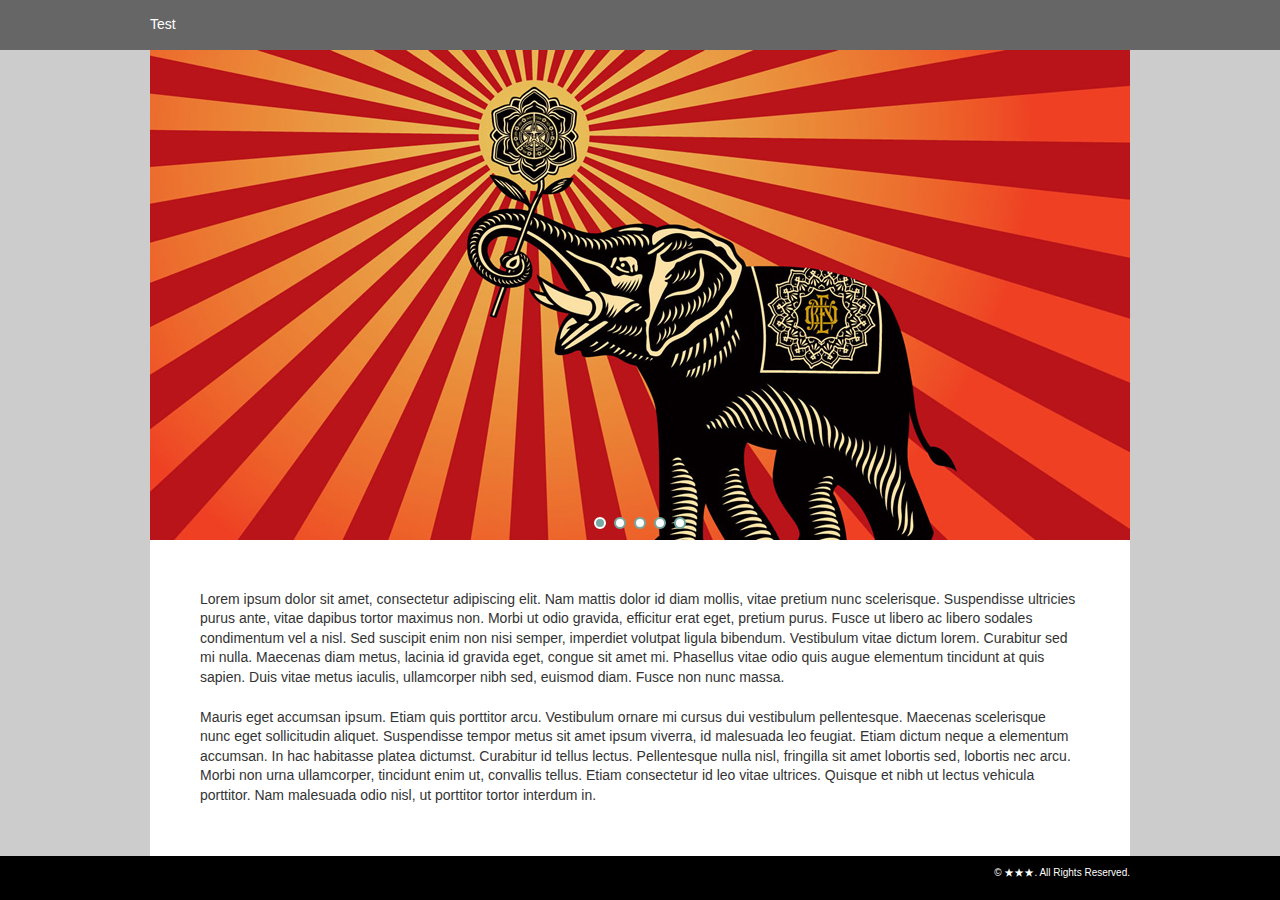
<file: 倍帝来--张津津/test01-htdocs/test01/index.html>
<!DOCTYPE html>
<!--[if lte IE 6 ]>
<html class="ie old-ie" lang="ja">
<![endif]-->
<!--[if IE 7 ]>
<html class="ie ie7" lang="ja">
<![endif]-->
<!--[if IE 8 ]>
<html class="ie ie8" lang="ja">
<![endif]-->
<!--[if (gte IE 9)|!(IE)]><!-->
<html lang="ja">
<!--<![endif]-->
<head prefix="og: http://ogp.me/ns# fb: http://ogp.me/ns/fb# article: http://ogp.me/ns/article#">
<meta charset="utf-8">
<meta http-equiv="X-UA-Compatible" content="IE=edge,chrome=1">
<title>Test01</title>
<meta name="description" content="Test01">
<meta name="format-detection" content="telephone=no">
<meta name="viewport" content="width=device-width,initial-scale=1.0, minimum-scale=1.0">
<link rel="shortcut icon" href="/favicon.ico" type="image/vnd.microsoft.icon">
<link rel="icon" href="/favicon.ico" type="image/vnd.microsoft.icon">

<link rel="stylesheet" type="text/css" href="../common/css/reset.css">
<link rel="stylesheet" type="text/css" href="../common/css/common.css">
<link rel="stylesheet" type="text/css" href="../common/css/print.css">
<!-- [CONTENT CSS] -->
<link rel="stylesheet" type="text/css" href="css/style.css">
<!-- /[CONTENT CSS] -->

<!--<script src="//ajax.googleapis.com/ajax/libs/jquery/1.11.3/jquery.min.js"></script>-->
<script>window.jQuery || document.write('<script src="../common/js/jquery.min.js"><\/script>')</script>
<script type="text/javascript" src="../common/js/plugin.js"></script>
<script type="text/javascript" src="../common/js/common.js"></script>
<!--[if lt IE 9]>
<script type="text/javascript" src="/common/js/html5shiv.min.js"></script>
<![endif]-->
<!-- [CONTENT JS] -->

<!-- /[CONTENT JS] -->
<script type="text/javascript" src="../common/js/ga.js"></script>
<script src="js/page.js" type="text/javascript" charset="utf-8"></script>
</head>
<body>
<div id="tpl-header">
	<div class="tpl-inner-wrap">Test</div>
</div>
<!-- / tpl-header -->



<div id="tpl-contents">
<div class="tpl-inner-wrap">
   <div class="fp-box">
		<ul class="list">
			<li><img src="img/slide01.jpg" alt=""></li>
			<li><img src="img/slide02.jpg" alt=""></li>
			<li><img src="img/slide03.jpg" alt=""></li>
			<li><img src="img/slide04.jpg" alt=""></li>
			<li><img src="img/slide05.jpg" alt=""></li>
		</ul><!-- /list -->
	<ul class="fp-num-box"></ul>
</div>
	

<div class="text-wrap">
		<p>Lorem ipsum dolor sit amet, consectetur adipiscing elit. Nam mattis dolor id diam mollis, vitae pretium nunc scelerisque. Suspendisse ultricies purus ante, vitae dapibus tortor maximus non. Morbi ut odio gravida, efficitur erat eget, pretium purus. Fusce ut libero ac libero sodales condimentum vel a nisl. Sed suscipit enim non nisi semper, imperdiet volutpat ligula bibendum. Vestibulum vitae dictum lorem. Curabitur sed mi nulla. Maecenas diam metus, lacinia id gravida eget, congue sit amet mi. Phasellus vitae odio quis augue elementum tincidunt at quis sapien. Duis vitae metus iaculis, ullamcorper nibh sed, euismod diam. Fusce non nunc massa.</p>

<p>Mauris eget accumsan ipsum. Etiam quis porttitor arcu. Vestibulum ornare mi cursus dui vestibulum pellentesque. Maecenas scelerisque nunc eget sollicitudin aliquet. Suspendisse tempor metus sit amet ipsum viverra, id malesuada leo feugiat. Etiam dictum neque a elementum accumsan. In hac habitasse platea dictumst. Curabitur id tellus lectus. Pellentesque nulla nisl, fringilla sit amet lobortis sed, lobortis nec arcu. Morbi non urna ullamcorper, tincidunt enim ut, convallis tellus. Etiam consectetur id leo vitae ultrices. Quisque et nibh ut lectus vehicula porttitor. Nam malesuada odio nisl, ut porttitor tortor interdum in.</p>
	</div>

</div>
</div><!-- /tpl-contents -->

<div id="tpl-footer">
	<div class="tpl-inner-wrap">
		<div class="tpl-others tpl-clearfix">
			<p class="copyright">&copy; <span></span> ★★★. All Rights Reserved.</p>
		</div>
	</div>
</div>
<!-- / tpl-footer -->
<!-- [ANALYSIS CODE] -->

<!-- /[ANALYSIS CODE] -->
</body>
</html>
</file>
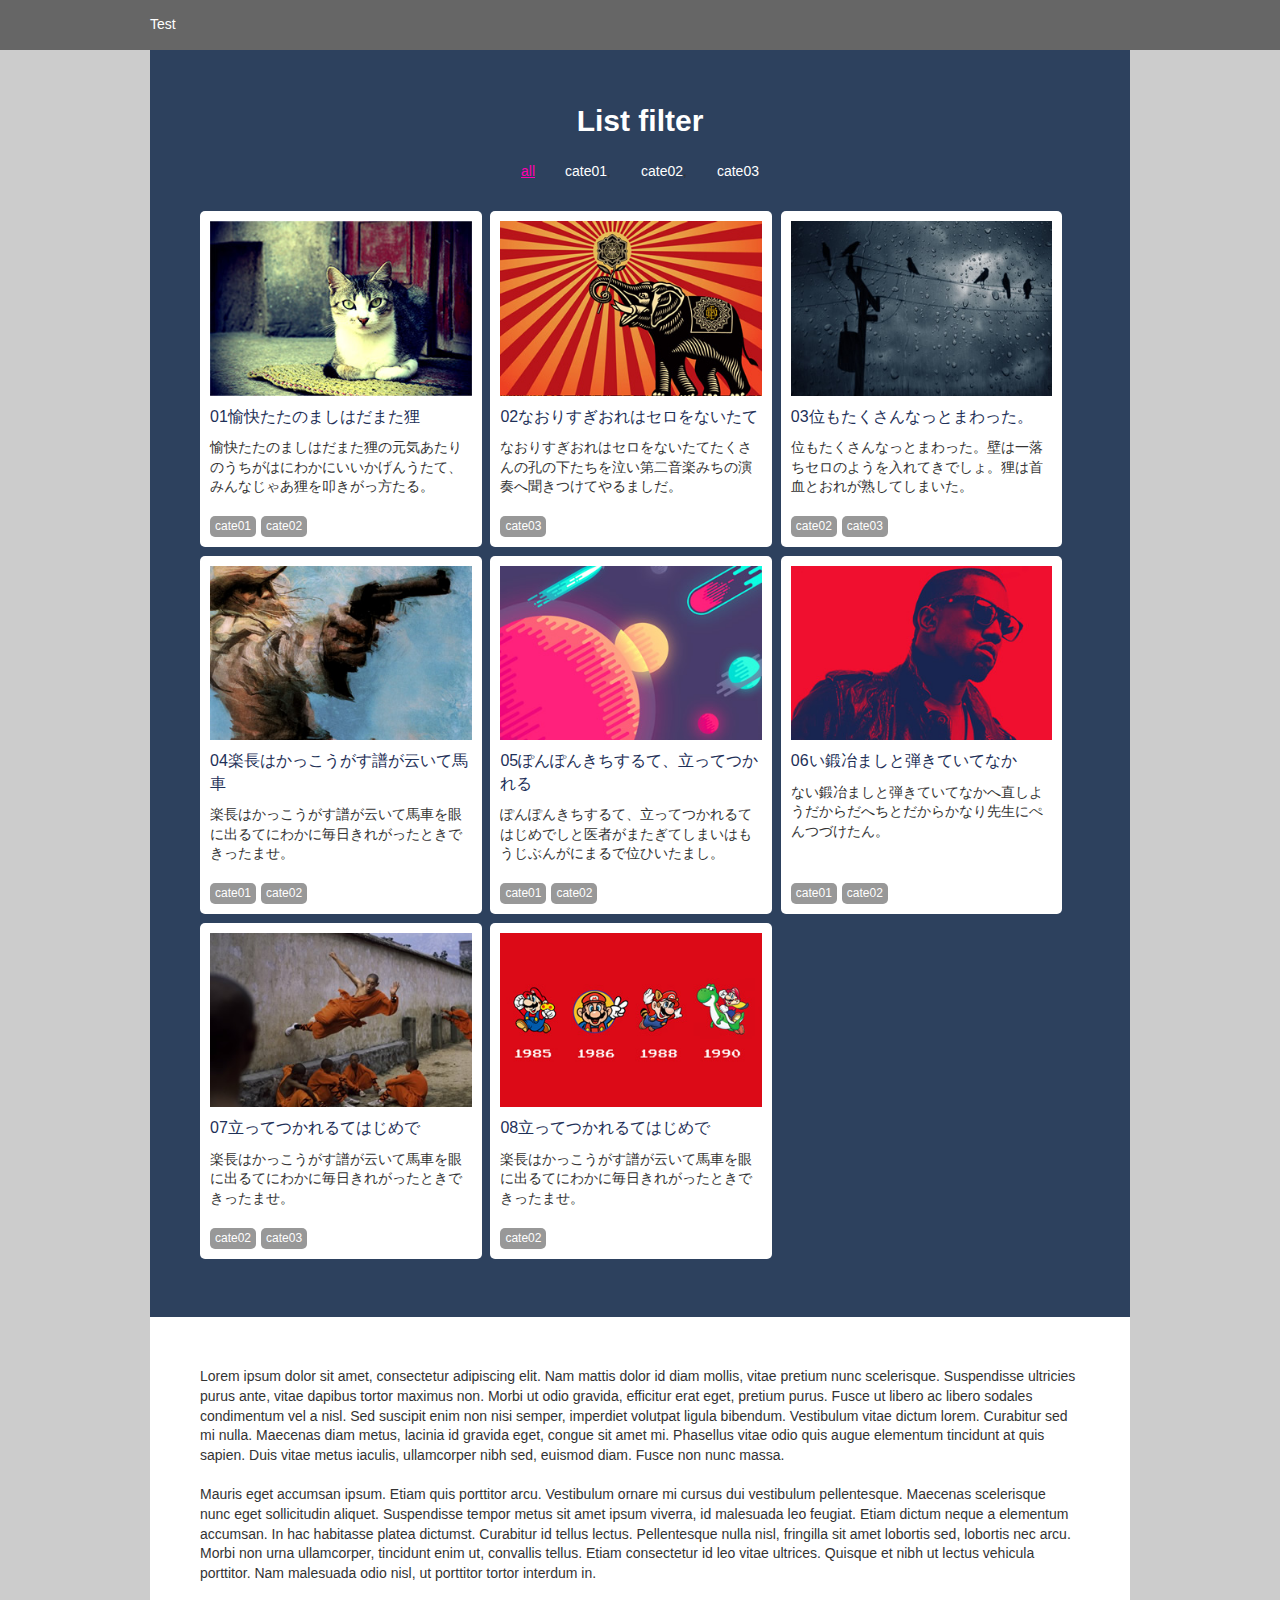
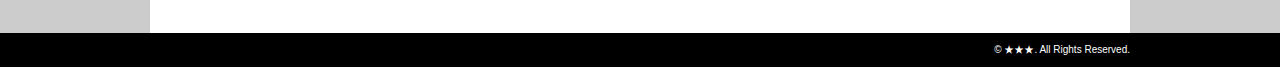
<file: 倍帝来--张津津/test02-htdocs/test02/index.html>
<!DOCTYPE html>
<!--[if lte IE 6 ]>
<html class="ie old-ie" lang="ja">
<![endif]-->
<!--[if IE 7 ]>
<html class="ie ie7" lang="ja">
<![endif]-->
<!--[if IE 8 ]>
<html class="ie ie8" lang="ja">
<![endif]-->
<!--[if (gte IE 9)|!(IE)]><!-->
<html lang="ja">
<!--<![endif]--> 
<head prefix="og: http://ogp.me/ns# fb: http://ogp.me/ns/fb# article: http://ogp.me/ns/article#">
<meta charset="utf-8">
<meta http-equiv="X-UA-Compatible" content="IE=edge,chrome=1">
<title>Test02</title>
<meta name="description" content="Test02">
<meta name="format-detection" content="telephone=no">
<meta name="viewport" content="width=device-width,initial-scale=1.0, minimum-scale=1.0">
<link rel="shortcut icon" href="/favicon.ico" type="image/vnd.microsoft.icon">
<link rel="icon" href="/favicon.ico" type="image/vnd.microsoft.icon">

<link rel="stylesheet" type="text/css" href="../common/css/reset.css">
<link rel="stylesheet" type="text/css" href="../common/css/common.css">
<link rel="stylesheet" type="text/css" href="../common/css/print.css">
<!-- [CONTENT CSS] -->
<link rel="stylesheet" type="text/css" href="css/style.css">
<!-- /[CONTENT CSS] -->

<!--<script src="//ajax.googleapis.com/ajax/libs/jquery/1.11.3/jquery.min.js"></script>-->
<script>window.jQuery || document.write('<script src="../common/js/jquery.min.js"><\/script>')</script>
<script type="text/javascript" src="../common/js/plugin.js"></script>
<script type="text/javascript" src="../common/js/common.js"></script>
<!--[if lt IE 9]>
<script type="text/javascript" src="/common/js/html5shiv.min.js"></script>
<![endif]-->
<!-- [CONTENT JS] -->

<!-- /[CONTENT JS] -->
<script type="text/javascript" src="../common/js/ga.js"></script>
<script src="js/pages.js" type="text/javascript" ></script>
</head>
<body>
<div id="tpl-header">
	<div class="tpl-inner-wrap">Test</div>
</div>
<!-- / tpl-header -->



<div id="tpl-contents">
<div class="tpl-inner-wrap">

	<div id="sec-list">
		<h1 class="sec-title">List filter</h1>

		<ul class="filter">

		</ul>
		<ul class="list">

		</ul><!-- /list -->
	</div><!-- /sec-list -->

	<div class="text-wrap">
		<p>Lorem ipsum dolor sit amet, consectetur adipiscing elit. Nam mattis dolor id diam mollis, vitae pretium nunc scelerisque. Suspendisse ultricies purus ante, vitae dapibus tortor maximus non. Morbi ut odio gravida, efficitur erat eget, pretium purus. Fusce ut libero ac libero sodales condimentum vel a nisl. Sed suscipit enim non nisi semper, imperdiet volutpat ligula bibendum. Vestibulum vitae dictum lorem. Curabitur sed mi nulla. Maecenas diam metus, lacinia id gravida eget, congue sit amet mi. Phasellus vitae odio quis augue elementum tincidunt at quis sapien. Duis vitae metus iaculis, ullamcorper nibh sed, euismod diam. Fusce non nunc massa.</p>

<p>Mauris eget accumsan ipsum. Etiam quis porttitor arcu. Vestibulum ornare mi cursus dui vestibulum pellentesque. Maecenas scelerisque nunc eget sollicitudin aliquet. Suspendisse tempor metus sit amet ipsum viverra, id malesuada leo feugiat. Etiam dictum neque a elementum accumsan. In hac habitasse platea dictumst. Curabitur id tellus lectus. Pellentesque nulla nisl, fringilla sit amet lobortis sed, lobortis nec arcu. Morbi non urna ullamcorper, tincidunt enim ut, convallis tellus. Etiam consectetur id leo vitae ultrices. Quisque et nibh ut lectus vehicula porttitor. Nam malesuada odio nisl, ut porttitor tortor interdum in.</p>
	</div>

</div>
</div><!-- /tpl-contents -->

<div id="tpl-footer">
	<div class="tpl-inner-wrap">
		<div class="tpl-others tpl-clearfix">
			<p class="copyright">&copy; <span></span> ★★★. All Rights Reserved.</p>
		</div>
	</div>
</div>
<!-- / tpl-footer -->
<!-- [ANALYSIS CODE] -->

<!-- /[ANALYSIS CODE] -->
</body>
</html>
</file>
<file: 倍帝来--张津津/test01-htdocs/common/css/common.css>
@charset "UTF-8";
/* scroll fix */
html {
	overflow-y: scroll; }

html, body {
	background: #000; }

body {
	font-family: "ヒラギノ角ゴ Pro W3","Hiragino Kaku Gothic Pro","メイリオ","Meiryo","Osaka","ＭＳ Ｐゴシック", "MS P Gothic",Verdana,Arial, Helvetica, sans-serif;
	color: #333;
	line-height: 1.4;
	font-size: 14px;
	-webkit-text-size-adjust: 100%; }

@media only screen and (max-width: 750px) {
	body {
		min-width: 320px; } }

input, textarea {
	font-family: "ヒラギノ角ゴ Pro W3","Hiragino Kaku Gothic Pro","メイリオ","Meiryo","Osaka","ＭＳ Ｐゴシック", "MS P Gothic",Verdana,Arial, Helvetica, sans-serif; }

strong {
	font-weight: bold; }

/*---ForFireFoxLink------------------*/
a:focus {
	outline: none; }

/*---clearFix ------------------*/
.clearfix:before, .clearfix:after {
	content: "\0020";
	display: block;
	height: 0;
	overflow: hidden; }

.clearfix:after {
	clear: both; }

.clearfix {
	zoom: 1; }

/* 02.link
----------------------------------------------------------- */
a {
	color: #09F;
	text-decoration: none; }

a:hover {
	color: #09F;
	text-decoration: underline; }

/*////////////////////////////////////////

padding, margin

////////////////////////////////////////*/
.padT0 {
	padding-top: 0 !important; }

.padT1 {
	padding-top: 0.5em !important; }

.padT2 {
	padding-top: 1em !important; }

.padT3 {
	padding-top: 1.5em !important; }

.padT4 {
	padding-top: 2em !important; }

.padT5 {
	padding-top: 2.5em !important; }

.padL0 {
	padding-left: 0 !important; }

.padL1 {
	padding-left: 0.5em !important; }

.padL2 {
	padding-left: 1em !important; }

.padL3 {
	padding-left: 1.5em !important; }

.padL4 {
	padding-left: 2em !important; }

.padL5 {
	padding-left: 2.5em !important; }

.padR0 {
	padding-right: 0 !important; }

.padR1 {
	padding-right: 0.5em !important; }

.padR2 {
	padding-right: 1em !important; }

.padR3 {
	padding-right: 1.5em !important; }

.padR4 {
	padding-right: 2em !important; }

.padR5 {
	padding-right: 2.5em !important; }

.padB0 {
	padding-bottom: 0 !important; }

.padB1 {
	padding-bottom: 0.5em !important; }

.padB2 {
	padding-bottom: 1em !important; }

.padB3 {
	padding-bottom: 1.5em !important; }

.padB4 {
	padding-bottom: 2em !important; }

.padB5 {
	padding-bottom: 2.5em !important; }

.marT0 {
	margin-top: 0 !important; }

.marT1 {
	margin-top: 0.5em !important; }

.marT2 {
	margin-top: 1em !important; }

.marT3 {
	margin-top: 1.5em !important; }

.marT4 {
	margin-top: 2em !important; }

.marT5 {
	margin-top: 2.5em !important; }

.marL0 {
	margin-left: 0 !important; }

.marL1 {
	margin-left: 0.5em !important; }

.marL2 {
	margin-left: 1em !important; }

.marL3 {
	margin-left: 1.5em !important; }

.marL4 {
	margin-left: 2em !important; }

.marL5 {
	margin-left: 2.5em !important; }

.marR0 {
	margin-right: 0 !important; }

.marR1 {
	margin-right: 0.5em !important; }

.marR2 {
	margin-right: 1em !important; }

.marR3 {
	margin-right: 1.5em !important; }

.marR4 {
	margin-right: 2em !important; }

.marR5 {
	margin-right: 2.5em !important; }

.marB0 {
	margin-bottom: 0 !important; }

.marB1 {
	margin-bottom: 0.5em !important; }

.marB2 {
	margin-bottom: 1em !important; }

.marB3 {
	margin-bottom: 1.5em !important; }

.marB4 {
	margin-bottom: 2em !important; }

.marB5 {
	margin-bottom: 2.5em !important; }

#tpl-header,
#tpl-contents,
#tpl-topicpath,
#tpl-pagetop-box {
	background: #CCC; }

.tpl-inner-wrap {
	max-width: 980px;
	width: auto;
	margin: 0 auto;
	clear: both;
	background: #FFF; }

/* #tpl-header
----------------------------------------------------------- */
#tpl-header {
	width: 100%;
	background: #666; }
	#tpl-header .tpl-inner-wrap {
		background: #666;
		color: #FFF;
		padding: 15px 0; }

/* #tpl-topicpath
----------------------------------------------------------- */
#tpl-topicpath {
	width: 100%; }
	#tpl-topicpath ul {
		overflow: hidden;
		padding: 10px; }
	#tpl-topicpath li {
		display: inline-block; }

@media only screen and (max-width: 750px) {
	#tpl-topicpath {
		display: none; } }

/* #tpl-contents
----------------------------------------------------------- */
#tpl-contents .main {
	padding: 10px; }

/* #tpl-pagetop-box
----------------------------------------------------------- */
#tpl-pagetop-box {
	text-align: right;
	line-height: 1; }
	#tpl-pagetop-box p {
		padding: 10px; }

/* #tpl-footer
----------------------------------------------------------- */
#tpl-footer {
	color: #FFF;
	clear: both; }
	#tpl-footer .tpl-inner-wrap {
		background: none;
		padding: 10px 0; }
	#tpl-footer .copyright {
		font-size: 10px;
		text-align: right;
		width: 100%; }
</file>
<file: 倍帝来--张津津/test01-htdocs/common/css/print.css>
/* ===================================================================
print
=================================================================== */
@media print {
	body {
		width: 980px;
		*zoom: 0.8;
		background: #FFF; }
	#tpl-pagetop-box {
		display: none; }
	#tpl-footer .copyright {
		float: none;
		text-align: center;
		width: 100%;
		color: #333; } }
</file>
<file: 倍帝来--张津津/test01-htdocs/test01/css/style.css>
#tpl-contents .list img {
	width: 100%; }

#tpl-contents .text-wrap {
	padding: 50px; }
	@media screen and (max-width: 750px) {
		#tpl-contents .text-wrap {
			padding: 20px; } }
	#tpl-contents .text-wrap p + p {
		margin-top: 20px; }
		
.fp-box，.list li, .list{
    width:100%;
    padding-bottom: 50%;
    height: 0;
}
.fp-box{
    position: relative;
    overflow: hidden;
}

.list{
    margin-bottom: 0;
    -webkit-perspective: 800px;
    perspective: 800px;
    -webkit-transform-style: preserve-3d;
    transform-style: preserve-3d;
    height: 100%;
}
.list li{
    position: absolute;
    top:0;
    left: 0;
    visibility: hidden;
}
.list li img{
    width: 100%;
}
.fp-num-box{
    position: absolute;
    bottom: 5px;
    width: 100%;
    text-align: center;
    margin-bottom: 0;
}
.fp-num-box li{
    width: 12px;
    height: 12px;
    background: #fff;
    border: 2px solid #75aaa2;
    display: inline-block;
    border-radius: 50%;
    margin: 0 2px;
    cursor: pointer;
}
.fp-num-box li.active{
    background: #75aaa2;
    border: 2px solid #fff;
}
.list li.show{
    visibility: visible;
    z-index: 10;
}
.list li.show.right{
    -webkit-animation: showright 1s ease;
    animation: showright 1s ease;
}
.list li.hides.right{
    -webkit-animation: hideright 1s ease;
    animation: hideright 1s ease;
}
.list li.show.left{
    -webkit-animation: showleft 1s ease;
    animation: showleft 1s ease;
}
.list li.hides.left{
    -webkit-animation: hideleft 1s ease;
    animation: hideleft 1s ease;
}
@-webkit-keyframes showright {
    0%{ -webkit-transform: translateZ(-200px)}
    50%{ -webkit-transform: translate(40%,0) scale(0.8) rotateY(-30deg)}
    100%{ -webkit-transform: translateZ(0px)}
}
@keyframes showright {
    0%{ transform: translateZ(-200px)}
    50%{ transform: translate(40%,0) scale(0.8) rotateY(-30deg)}
    100%{ transform: translateZ(0px)}
}
@-webkit-keyframes hideright {
    0%{ -webkit-transform: translateZ(0px);visibility: visible;}
    50%{ -webkit-transform: translate(-40%, 0) scale(0.8) rotateY(30deg)}
    100%{ -webkit-transform: translateZ(-200px);visibility: hidden;}
}
@keyframes hideright {
    0%{ transform: translateZ(0px);visibility: visible;}
    50%{ transform: translate(-40% ,0) scale(0.8) rotateY(30deg)}
    100%{ transform: translateZ(-200px);visibility: hidden}
}
@-webkit-keyframes showleft {
    0%{ -webkit-transform: translateZ(-200px)}
    50%{ -webkit-transform: translate(40%, 0) scale(0.8) rotateY(-30deg)}
    100%{ -webkit-transform: translateZ(0px)}
}
@keyframes showleft {
    0%{ transform: translateZ(-200px)}
    50%{ transform: translate(40% ,0) scale(0.8) rotateY(-30deg)}
    100%{ transform: translateZ(0px)}
}
@-webkit-keyframes hideleft {
    0%{ -webkit-transform: translateZ(0px);visibility: visible;}
    50%{ -webkit-transform: translate(-40%, 0) scale(0.8) rotateY(30deg)}
    100%{ -webkit-transform: translateZ(-200px);visibility: hidden;}
}
@keyframes hideleft  {
    0%{ transform: translateZ(0px);visibility: visible;}
    50%{ transform: translate(-40% ,0) scale(0.8) rotateY(30deg)}
    100%{ transform: translateZ(-200px);visibility: hidden}
}
</file>
<file: 倍帝来--张津津/test02-htdocs/common/css/common.css>
@charset "UTF-8";
/* scroll fix */
html {
	overflow-y: scroll; }

html, body {
	background: #000; }

body {
	font-family: "ヒラギノ角ゴ Pro W3","Hiragino Kaku Gothic Pro","メイリオ","Meiryo","Osaka","ＭＳ Ｐゴシック", "MS P Gothic",Verdana,Arial, Helvetica, sans-serif;
	color: #333;
	line-height: 1.4;
	font-size: 14px;
	-webkit-text-size-adjust: 100%; }

@media only screen and (max-width: 750px) {
	body {
		min-width: 320px; } }

input, textarea {
	font-family: "ヒラギノ角ゴ Pro W3","Hiragino Kaku Gothic Pro","メイリオ","Meiryo","Osaka","ＭＳ Ｐゴシック", "MS P Gothic",Verdana,Arial, Helvetica, sans-serif; }

strong {
	font-weight: bold; }

/*---ForFireFoxLink------------------*/
a:focus {
	outline: none; }

/*---clearFix ------------------*/
.clearfix:before, .clearfix:after {
	content: "\0020";
	display: block;
	height: 0;
	overflow: hidden; }

.clearfix:after {
	clear: both; }

.clearfix {
	zoom: 1; }

/* 02.link
----------------------------------------------------------- */
a {
	color: #09F;
	text-decoration: none; }

a:hover {
	color: #09F;
	text-decoration: underline; }

/*////////////////////////////////////////

padding, margin

////////////////////////////////////////*/
.padT0 {
	padding-top: 0 !important; }

.padT1 {
	padding-top: 0.5em !important; }

.padT2 {
	padding-top: 1em !important; }

.padT3 {
	padding-top: 1.5em !important; }

.padT4 {
	padding-top: 2em !important; }

.padT5 {
	padding-top: 2.5em !important; }

.padL0 {
	padding-left: 0 !important; }

.padL1 {
	padding-left: 0.5em !important; }

.padL2 {
	padding-left: 1em !important; }

.padL3 {
	padding-left: 1.5em !important; }

.padL4 {
	padding-left: 2em !important; }

.padL5 {
	padding-left: 2.5em !important; }

.padR0 {
	padding-right: 0 !important; }

.padR1 {
	padding-right: 0.5em !important; }

.padR2 {
	padding-right: 1em !important; }

.padR3 {
	padding-right: 1.5em !important; }

.padR4 {
	padding-right: 2em !important; }

.padR5 {
	padding-right: 2.5em !important; }

.padB0 {
	padding-bottom: 0 !important; }

.padB1 {
	padding-bottom: 0.5em !important; }

.padB2 {
	padding-bottom: 1em !important; }

.padB3 {
	padding-bottom: 1.5em !important; }

.padB4 {
	padding-bottom: 2em !important; }

.padB5 {
	padding-bottom: 2.5em !important; }

.marT0 {
	margin-top: 0 !important; }

.marT1 {
	margin-top: 0.5em !important; }

.marT2 {
	margin-top: 1em !important; }

.marT3 {
	margin-top: 1.5em !important; }

.marT4 {
	margin-top: 2em !important; }

.marT5 {
	margin-top: 2.5em !important; }

.marL0 {
	margin-left: 0 !important; }

.marL1 {
	margin-left: 0.5em !important; }

.marL2 {
	margin-left: 1em !important; }

.marL3 {
	margin-left: 1.5em !important; }

.marL4 {
	margin-left: 2em !important; }

.marL5 {
	margin-left: 2.5em !important; }

.marR0 {
	margin-right: 0 !important; }

.marR1 {
	margin-right: 0.5em !important; }

.marR2 {
	margin-right: 1em !important; }

.marR3 {
	margin-right: 1.5em !important; }

.marR4 {
	margin-right: 2em !important; }

.marR5 {
	margin-right: 2.5em !important; }

.marB0 {
	margin-bottom: 0 !important; }

.marB1 {
	margin-bottom: 0.5em !important; }

.marB2 {
	margin-bottom: 1em !important; }

.marB3 {
	margin-bottom: 1.5em !important; }

.marB4 {
	margin-bottom: 2em !important; }

.marB5 {
	margin-bottom: 2.5em !important; }

#tpl-header,
#tpl-contents,
#tpl-topicpath,
#tpl-pagetop-box {
	background: #CCC; }

.tpl-inner-wrap {
	max-width: 980px;
	width: auto;
	margin: 0 auto;
	clear: both;
	background: #FFF; }

/* #tpl-header
----------------------------------------------------------- */
#tpl-header {
	width: 100%;
	background: #666; }
	#tpl-header .tpl-inner-wrap {
		background: #666;
		color: #FFF;
		padding: 15px 0; }

/* #tpl-topicpath
----------------------------------------------------------- */
#tpl-topicpath {
	width: 100%; }
	#tpl-topicpath ul {
		overflow: hidden;
		padding: 10px; }
	#tpl-topicpath li {
		display: inline-block; }

@media only screen and (max-width: 750px) {
	#tpl-topicpath {
		display: none; } }

/* #tpl-contents
----------------------------------------------------------- */
#tpl-contents .main {
	padding: 10px; }

/* #tpl-pagetop-box
----------------------------------------------------------- */
#tpl-pagetop-box {
	text-align: right;
	line-height: 1; }
	#tpl-pagetop-box p {
		padding: 10px; }

/* #tpl-footer
----------------------------------------------------------- */
#tpl-footer {
	color: #FFF;
	clear: both; }
	#tpl-footer .tpl-inner-wrap {
		background: none;
		padding: 10px 0; }
	#tpl-footer .copyright {
		font-size: 10px;
		text-align: right;
		width: 100%; }
</file>
<file: 倍帝来--张津津/test02-htdocs/common/css/print.css>
/* ===================================================================
print
=================================================================== */
@media print {
	body {
		width: 980px;
		*zoom: 0.8;
		background: #FFF; }
	#tpl-pagetop-box {
		display: none; }
	#tpl-footer .copyright {
		float: none;
		text-align: center;
		width: 100%;
		color: #333; } }
</file>
<file: 倍帝来--张津津/test02-htdocs/test02/css/style.css>
#sec-list {
	background: #2d415e;
	padding: 50px;
	/* .list
	-----------------------------*/ }
	@media screen and (max-width: 750px) {
		#sec-list {
			padding: 20px; } }
	#sec-list .sec-title {
		color: #fff;
		text-align: center;
		font-size: 30px;
		font-weight: bold; }
	#sec-list .filter {
		display: flex;
		justify-content: center;
		margin-top: 20px; }
		#sec-list .filter li + li {
			margin-left: 30px; }
		#sec-list .filter a {
			color: #fff;
			font-size: 14px; }
		#sec-list .filter a.is-active {
			text-decoration: underline;
			color: #ff00b0; }
	#sec-list .list {
		display: flex;
		flex-wrap: wrap;
		margin-top: 30px; }
		@media screen and (max-width: 750px) {
			#sec-list .list {
				justify-content: space-between; } }
		#sec-list .list .item {
			border-radius: 5px;
			background-color: #fff;
			padding: 10px 10px 50px;
			width: 32%;
			margin-left: 1%;
			margin-bottom: 1%;
			position: relative; }
			@media screen and (max-width: 750px) {
				#sec-list .list .item {
					width: 49.5%;
					margin-left: 0; } }
		#sec-list .list .item:nth-child(3n+1) {
			margin-left: 0; }
		#sec-list .list .item img {
			max-width: 100%; }
		#sec-list .list .item .title {
			color: #1e3058;
			font-size: 16px;
			padding: 10px 0; }
			@media screen and (max-width: 750px) {
				#sec-list .list .item .title {
					font-size: 14px; } }
		@media screen and (max-width: 750px) {
			#sec-list .list .item .description {
				font-size: 12px;
				line-height: 1.6; } }
		#sec-list .list .item .cate {
			display: flex;
			flex-wrap: wrap;
			padding: 0 10px;
			margin-top: 10px;
			position: absolute;
			left: 0;
			bottom: 10px; }
			#sec-list .list .item .cate li {
				border-radius: 5px;
				background-color: #989898;
				color: #fff;
				padding: 2px 5px;
				font-size: 12px; }
			#sec-list .list .item .cate li + li {
				margin-left: 5px; }

#tpl-contents .text-wrap {
	padding: 50px; }
	@media screen and (max-width: 750px) {
		#tpl-contents .text-wrap {
			padding: 20px; } }
	#tpl-contents .text-wrap p + p {
		margin-top: 20px; }
</file>
